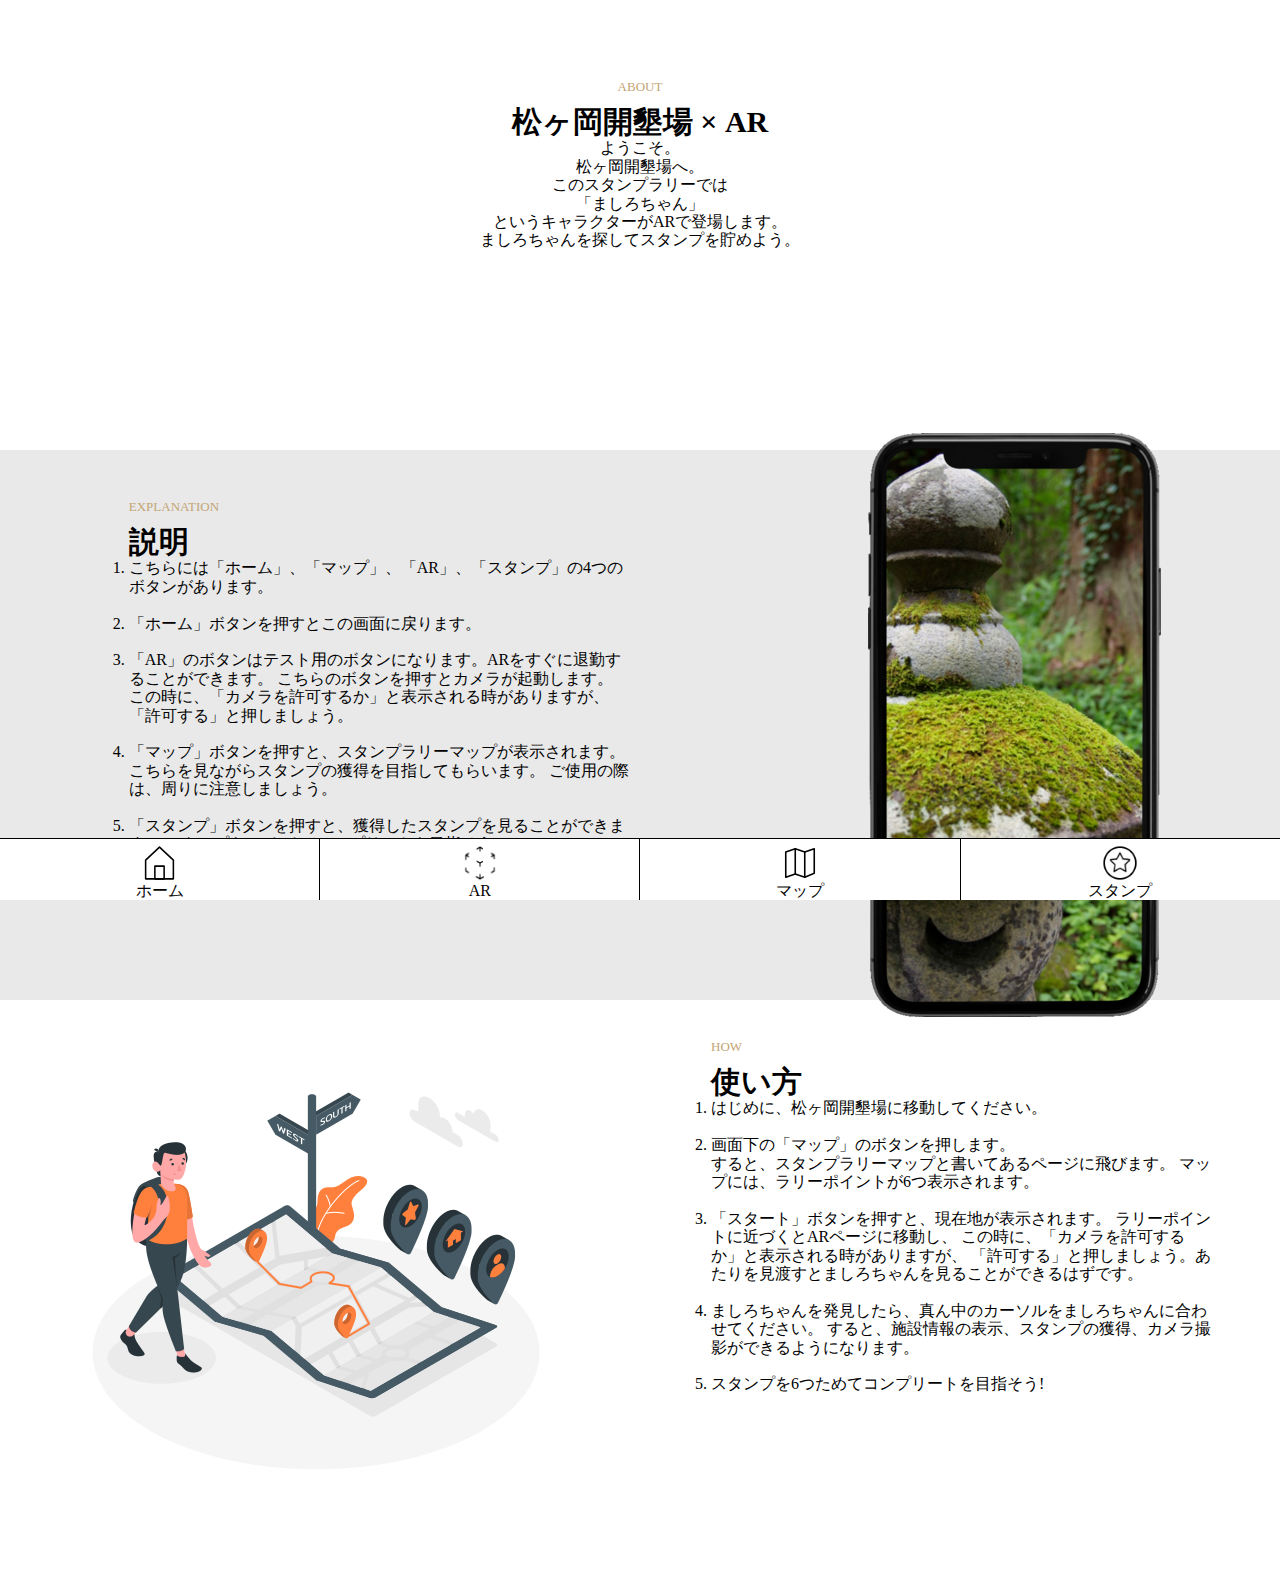
<file: Home/index.html>
<!DOCTYPE html>
<html lang="ja">

<head>
    <meta charset="UTF-8">
    <meta http-equiv="X-UA-Compatible" content="IE=edge">
    <meta name="viewport" content="width=device-width, initial-scale=1.0">
    <meta name="format-detection" content="telephone=no">
    <meta name="description" content="東北公益文科大学のSKIPの活動の一つです。松ヶ岡開墾場を舞台にしたwebARスタンプラリーの開発を行っています。">
    <meta name="keywords" content="松ヶ岡開墾場,SKIP,AR,スタンプラリー,web,javascript,写真撮影">
    <title>ARスタンプラリーin松ヶ岡開墾場</title>
    <!-- reset css read -->
    <link rel="stylesheet" href="../Home/css/normalize.css">
    <!-- read css -->
    <link rel="stylesheet" href="../Home/css/index.css">
    <!-- read js -->
    <script src="../includefile.js"></script>
</head>

<body>

    <section class="about" id="about">
        <p class="sub-title">ABOUT</p>
        <h2 class="section-title">松ヶ岡開墾場 × AR</h2>
        <p>
            ようこそ。<br>
            松ヶ岡開墾場へ。<br>
            このスタンプラリーでは<br>
            「ましろちゃん」<br>
            というキャラクターがARで登場します。<br>
            ましろちゃんを探してスタンプを貯めよう。<br>
        </p>
    </section>

    <section class="how-1" id="how">
        <div class="text">
            <p class="sub-title">EXPLANATION</p>
            <h2 class="section-title">説明</h2>
            <ol>
                <li>
                    こちらには「ホーム」、「マップ」、「AR」、「スタンプ」の4つのボタンがあります。
                </li>
                <br>
                <li>
                    「ホーム」ボタンを押すとこの画面に戻ります。
                </li>
                <br>
                <li>
                    「AR」のボタンはテスト用のボタンになります。ARをすぐに退勤することができます。
                    こちらのボタンを押すとカメラが起動します。
                    この時に、「カメラを許可するか」と表示される時がありますが、
                    「許可する」と押しましょう。
                </li>
                <br>
                <li>
                    「マップ」ボタンを押すと、スタンプラリーマップが表示されます。
                    こちらを見ながらスタンプの獲得を目指してもらいます。
                    ご使用の際は、周りに注意しましょう。
                </li>
                <br>
                <li>
                    「スタンプ」ボタンを押すと、獲得したスタンプを見ることができます。
                    スタンプを6つためてコンプリートを目指そう!
                </li>
            </ol>
        </div>
        <img src="img/Mockup-1.png" alt="モックアップ">
    </section>

    <section class="how-2">
        <img src="img/walking.png" alt="歩いている画像">
        <div class="text">
            <p class="sub-title">HOW</p>
            <h2 class="section-title">使い方</h2>
            <ol>
                <li>
                    はじめに、松ヶ岡開墾場に移動してください。
                </li>
                <br>
                <li>
                    画面下の「マップ」のボタンを押します。 <br>
                    すると、スタンプラリーマップと書いてあるページに飛びます。
                    マップには、ラリーポイントが6つ表示されます。
                </li>
                <br>
                <li>
                    「スタート」ボタンを押すと、現在地が表示されます。
                    ラリーポイントに近づくとARページに移動し、
                    この時に、「カメラを許可するか」と表示される時がありますが、
                    「許可する」と押しましょう。あたりを見渡すとましろちゃんを見ることができるはずです。
                </li>
                <br>
                <li>
                    ましろちゃんを発見したら、真ん中のカーソルをましろちゃんに合わせてください。
                    すると、施設情報の表示、スタンプの獲得、カメラ撮影ができるようになります。
                </li>
                <br>
                <li>
                    スタンプを6つためてコンプリートを目指そう!
                </li>
            </ol>
        </div>
    </section>
    <br>
    <br>
    <ul id="menu">ここはmenu.htmlに差し替わる</ul>
</body>
</file>
<file: Home/css/index.css>
*, *::before, *::after {
  box-sizing: border-box;
  font-family: Georgia, 'Times New Roman', Times, serif,serif;
  margin: 0;
  padding: 0; }

ul {
  display: flex;
  justify-content: space-around;
  align-items: center;
  position: fixed;
  left: 0;
  bottom: 0;
  background: white;
  width: 100%; }
  ul li {
    border: solid;
    border-width: 1px 1px 0px 0px;
    list-style: none;
    width: 100%;
    text-align: center; }
    ul li:last-of-type {
      border-width: 1px 0px 0px 0px; }
    ul li a {
      display: block;
      width: 100%;
      text-decoration: none;
      color: black; }
      ul li a img {
        position: relative;
        top: 5px;
        height: 1cm; }
    ul li span {
      display: block;
      position: relative;
      font-size: 16px; }

section.about {
  text-align: center;
  height: 370px;
  width: 100%;
  margin-top: 80px; }

section.how-1 {
  width: 100%;
  height: 550px;
  display: flex;
  justify-content: space-around;
  align-items: center;
  background-color: #E9E9E9;}
  section.how-1 div.text {
    width: 40%;
    height: 100%;
    padding-left: 10px; }
    section.how-1 div.text p {
      margin-top: 50px; }
  @media screen and (max-width: 768px) {
    section.how-1 {
      flex-direction: column;
      justify-content: center;
      align-items: center;
      height: auto; }
      section.how-1 div.text {
        width: 90%; }
        section.how-1 div.text p, section.how-1 div.text h2 {
          padding: 0 20px 0 20px; }
      section.how-1 img {
        margin: 30px 0 30px; } }

section.how-2 {
  width: 100%;
  height: 550px;
  display: flex;
  justify-content: space-around;
  align-items: center; 
}
  section.how-2 div.text {
    width: 40%;
    height: 100%;
    padding-left: 10px; }
    section.how-2 div.text p {
      margin-top: 40px; }
  @media screen and (max-width: 768px) {
    section.how-2 {
      flex-direction: column-reverse;
      height: auto; }
      section.how-2 div.text {
        width: 90%; }
        section.how-2 div.text p, section.how-2 div.text h2 {
          padding: 0 20px 0 20px; }
      section.how-2 img {
        margin-top: 30px;
        max-width: 350px;
        height: auto; } }

p.sub-title {
  color: #C3A575;
  font-size: 13px; }

h2.section-title {
  font-size: 30px;
  margin-top: 10px; }

/*# sourceMappingURL=index.css.map */
</file>
